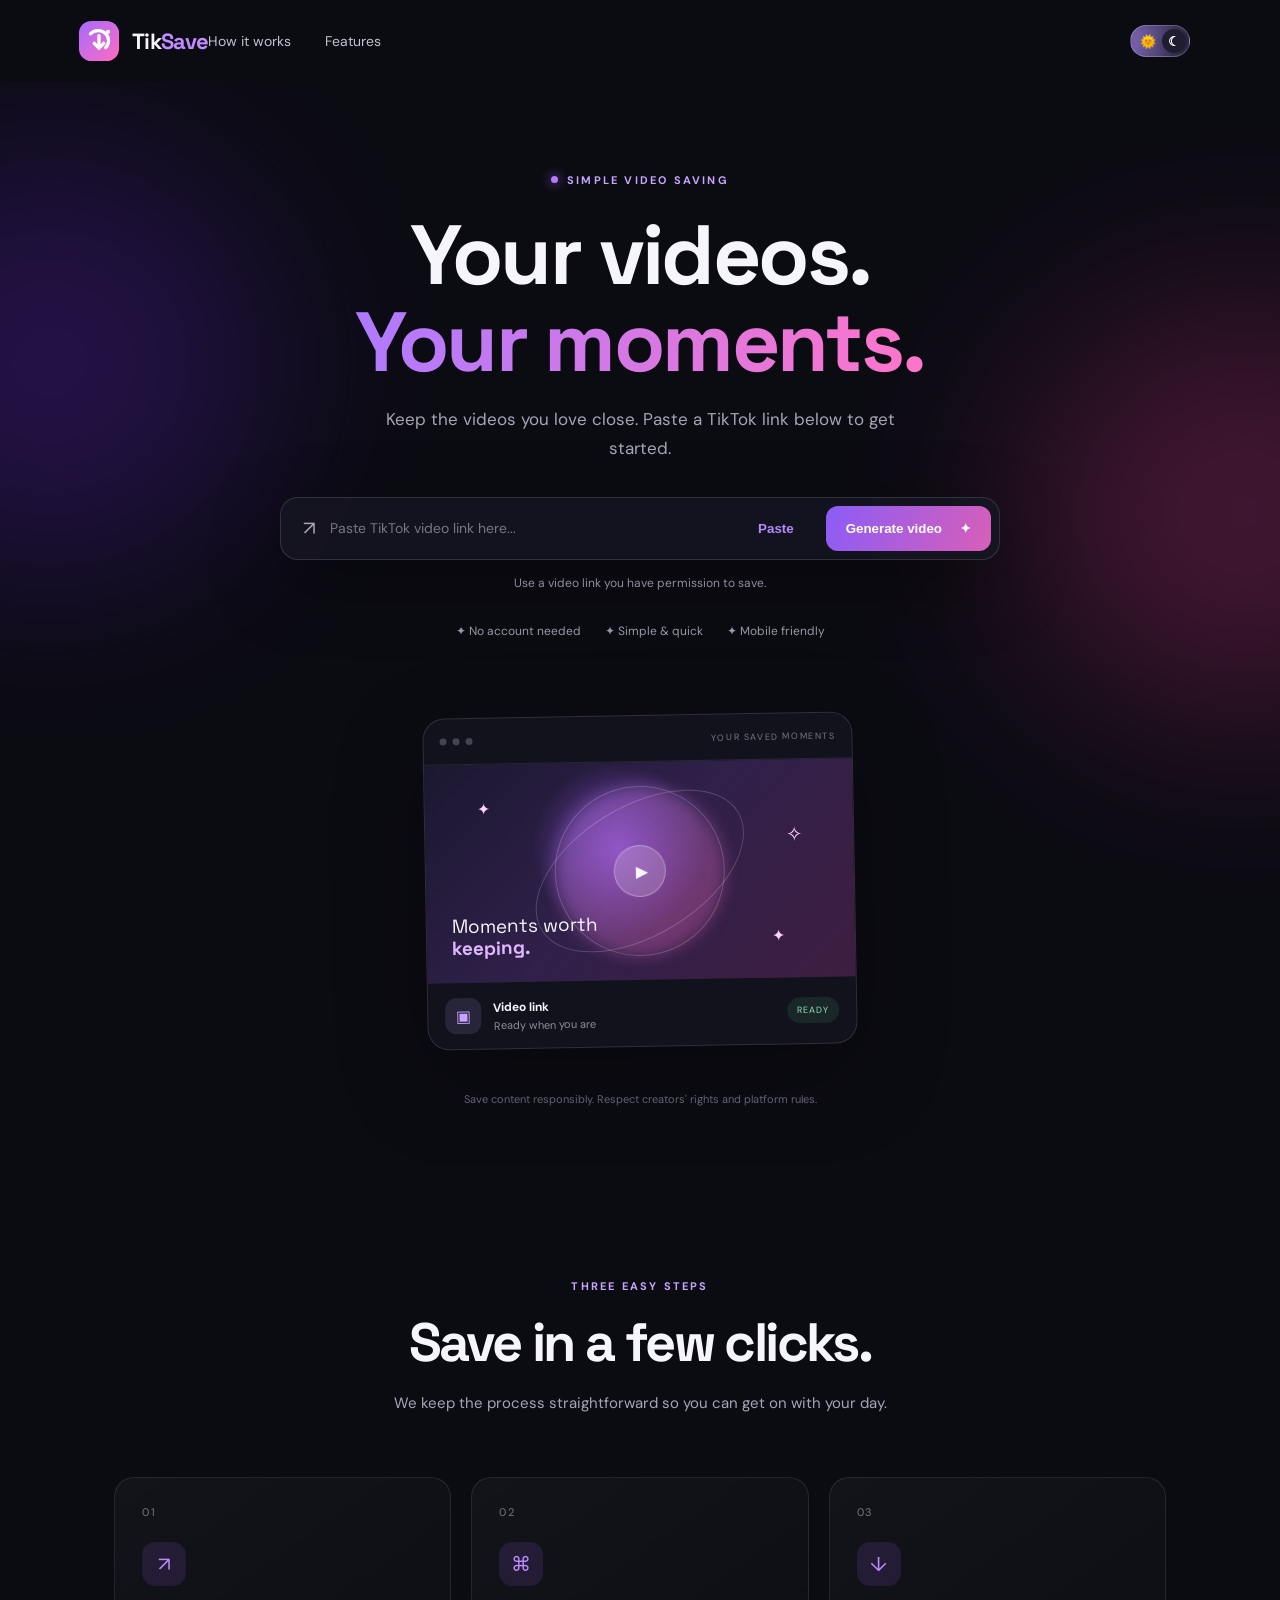
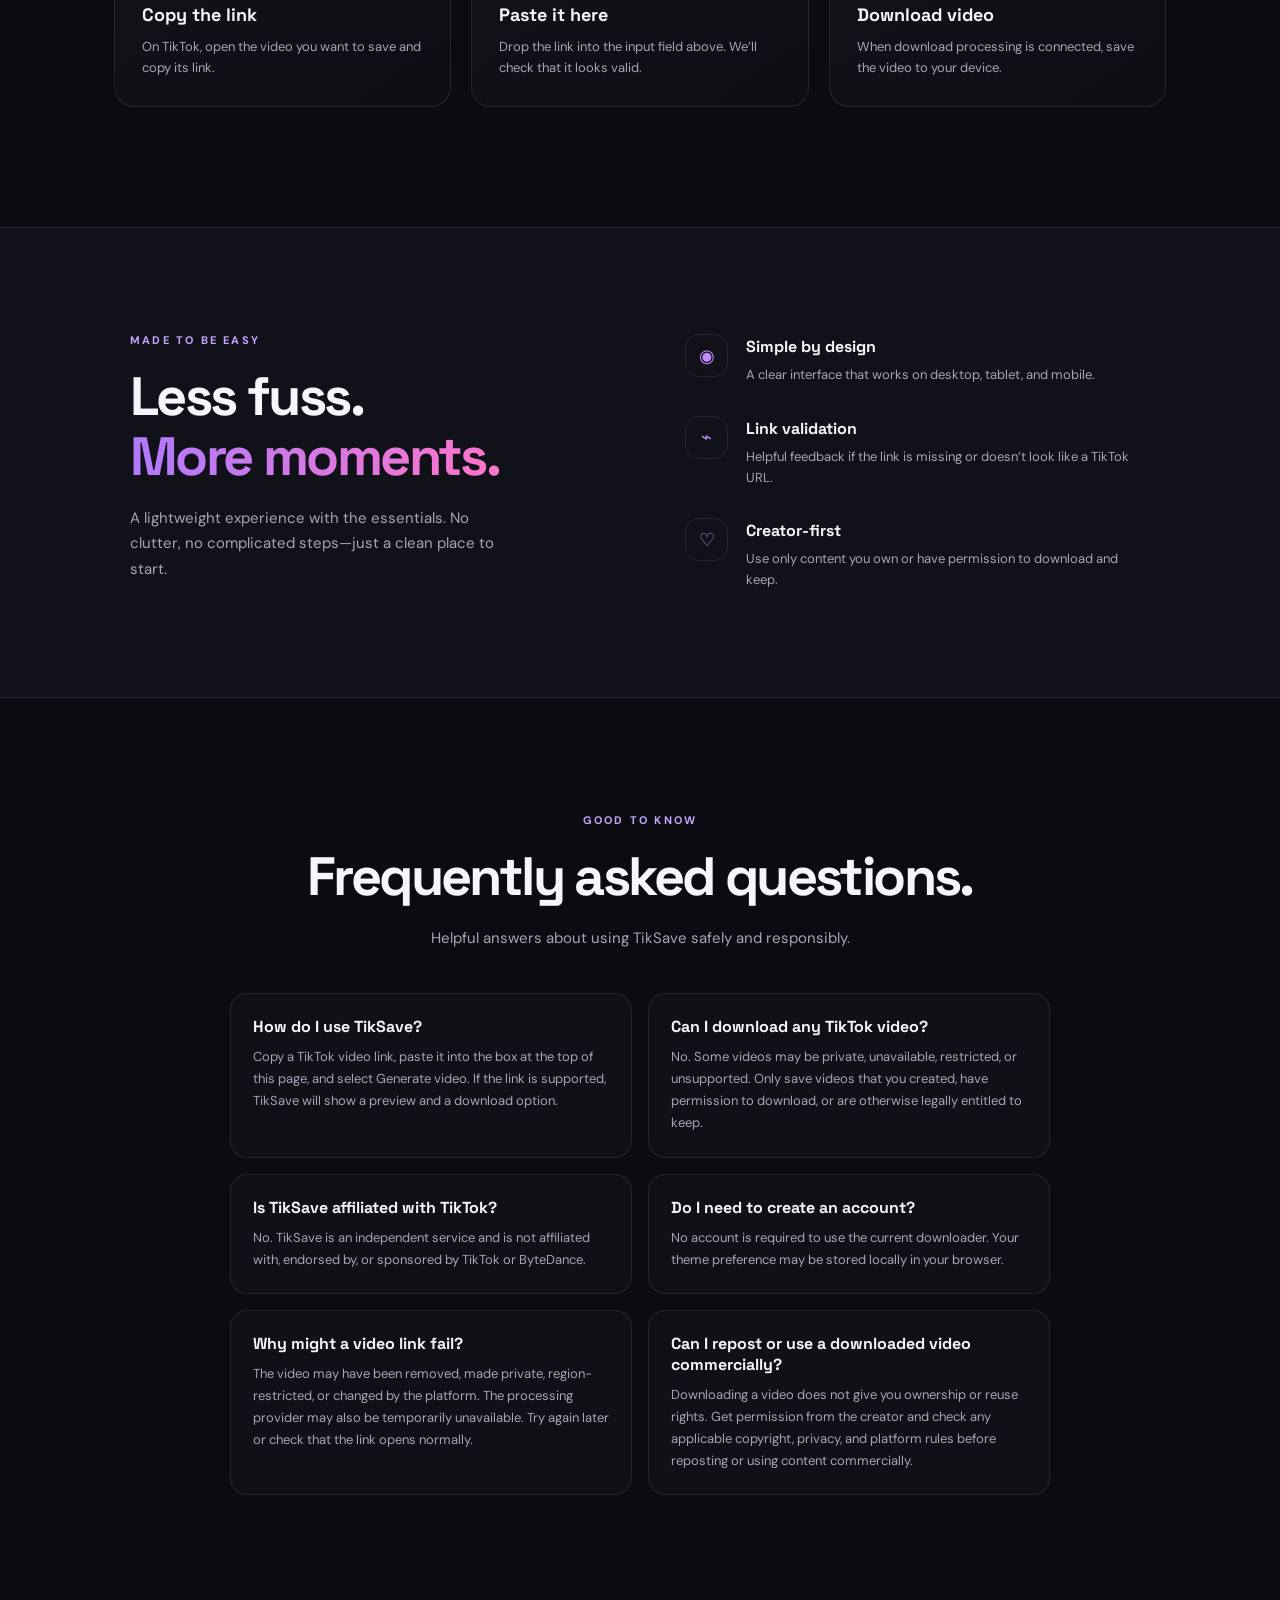
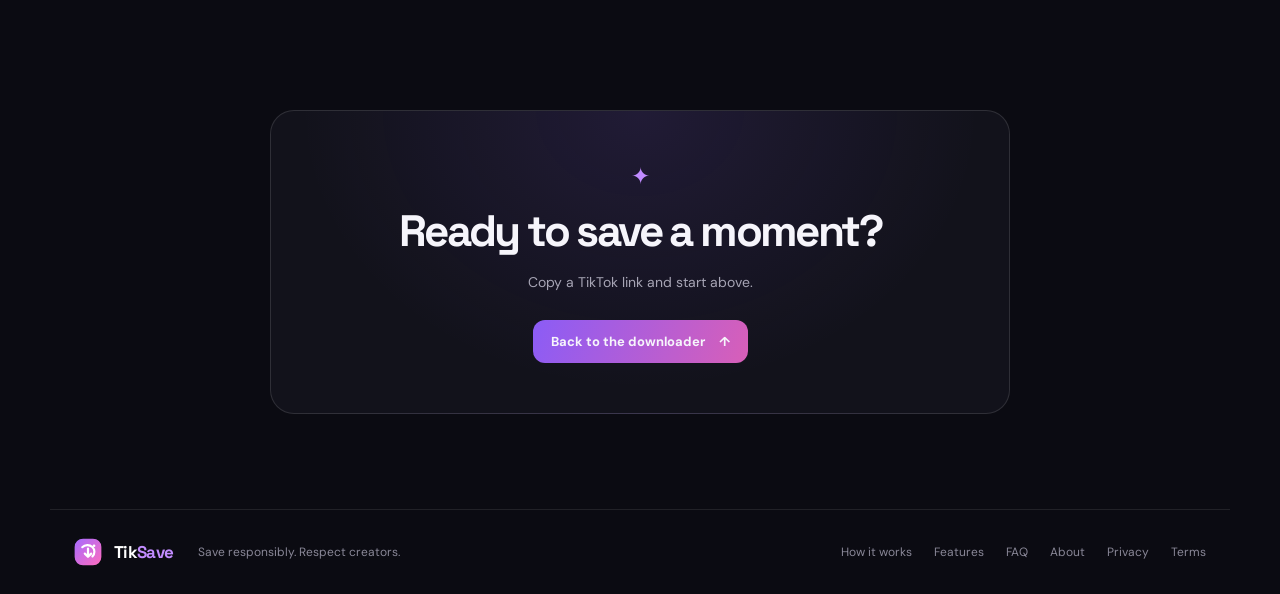
<file: index.html>
<!doctype html>
<html lang="en">
<head>
  <meta charset="utf-8">
  <meta name="viewport" content="width=device-width, initial-scale=1">
  <meta name="description" content="TikSave helps you save TikTok videos you have permission to download.">
  <title>TikSave — Save videos simply</title>
  <link rel="preconnect" href="https://fonts.googleapis.com">
  <link rel="preconnect" href="https://fonts.gstatic.com" crossorigin>
  <link href="https://fonts.googleapis.com/css2?family=DM+Sans:wght@400;500;600;700&family=Space+Grotesk:wght@500;600;700&display=swap" rel="stylesheet">
  <link rel="stylesheet" href="styles.css">
</head>
<body>
  <header class="topbar">
    <a class="brand" href="#" aria-label="TikSave home"><svg class="brand-mark" viewBox="0 0 44 44" aria-hidden="true"><defs><linearGradient id="tiksave-logo-gradient" x1="0" y1="0" x2="1" y2="1"><stop offset="0%" stop-color="#a66bff"/><stop offset="100%" stop-color="#ff6cbe"/></linearGradient></defs><rect x="1" y="1" width="42" height="42" rx="13" fill="url(#tiksave-logo-gradient)"/><path d="M13 14.5c4.1-4.3 11.4-4.5 15.8-.4 4.3 4 4.3 10.8.2 14.8-4 4" fill="none" stroke="white" stroke-width="3.4" stroke-linecap="round"/><path d="M22 16.5v13m-5-5 5 5 5-5" fill="none" stroke="white" stroke-width="3.5" stroke-linecap="round" stroke-linejoin="round"/><circle cx="31.5" cy="12.2" r="2.1" fill="white"/></svg><span>Tik<span class="brand-accent">Save</span></span></a>
    <nav class="nav" aria-label="Main navigation">
      <a href="#how">How it works</a><a href="#features">Features</a>
      
    </nav>
    <button class="theme-toggle" id="theme-toggle" type="button" aria-label="Switch to light theme" title="Toggle dark/light theme"><span class="switch-sun" aria-hidden="true">🌞</span><span class="switch-moon" aria-hidden="true">☾</span><span class="switch-knob" aria-hidden="true"></span></button>
  </header>

  <main>
    <section class="hero" id="download">
      <div class="hero-glow glow-one"></div><div class="hero-glow glow-two"></div>
      <div class="hero-content">
        <div class="eyebrow"><span class="pulse"></span> SIMPLE VIDEO SAVING</div>
        <h1>Your videos.<br><span class="gradient-text">Your moments.</span></h1>
        <p class="hero-copy">Keep the videos you love close. Paste a TikTok link below to get started.</p>
        <form class="download-form" id="link-form">
          <label class="sr-only" for="video-url">TikTok video link</label>
          <div class="input-wrap"><span class="link-icon" aria-hidden="true">↗</span><input id="video-url" type="url" placeholder="Paste TikTok video link here..." autocomplete="url"><button type="button" class="paste-btn" id="paste-btn">Paste</button></div>
          <button type="submit" class="download-btn"><span>Generate video</span><span aria-hidden="true">✦</span></button>
        </form>
        <div class="video-preview" id="video-preview" hidden aria-live="polite">
          <div class="preview-thumb-wrap"><img id="preview-thumb" alt="TikTok video preview"><span class="preview-play" aria-hidden="true">▶</span></div>
          <div class="preview-details"><div class="preview-label">VIDEO PREVIEW</div><h2 id="preview-title">TikTok video</h2><p>Preview this video before downloading.</p><button type="button" class="preview-download-btn" id="preview-download-btn">Download this video <span aria-hidden="true">↓</span></button></div>
        </div>
        <p class="form-note" id="status" aria-live="polite">Use a video link you have permission to save.</p>
        <div class="trust-row"><span>✦ No account needed</span><span>✦ Simple & quick</span><span>✦ Mobile friendly</span></div>
      </div>
      <div class="visual-card" aria-hidden="true">
        <div class="card-top"><span class="tiny-dot"></span><span class="tiny-dot"></span><span class="tiny-dot"></span><span class="card-label">YOUR SAVED MOMENTS</span></div>
        <div class="video-art"><div class="art-orbit orbit-a"></div><div class="art-orbit orbit-b"></div><div class="play-circle">▶</div><div class="art-star star-a">✦</div><div class="art-star star-b">✧</div><div class="art-star star-c">✦</div><div class="art-caption">Moments worth<br><b>keeping.</b></div></div>
        <div class="card-bottom"><div class="file-icon">▣</div><div><strong>Video link</strong><small>Ready when you are</small></div><div class="ready-pill">READY</div></div>
      </div>
      <div class="hero-footnote">Save content responsibly. Respect creators' rights and platform rules.</div>
    </section>

    <section class="how-section" id="how">
      <div class="section-heading"><div class="eyebrow">THREE EASY STEPS</div><h2>Save in a few clicks.</h2><p>We keep the process straightforward so you can get on with your day.</p></div>
      <div class="steps"><article class="step"><div class="step-number">01</div><div class="step-icon">↗</div><h3>Copy the link</h3><p>On TikTok, open the video you want to save and copy its link.</p></article><article class="step"><div class="step-number">02</div><div class="step-icon">⌘</div><h3>Paste it here</h3><p>Drop the link into the input field above. We’ll check that it looks valid.</p></article><article class="step"><div class="step-number">03</div><div class="step-icon">↓</div><h3>Download video</h3><p>When download processing is connected, save the video to your device.</p></article></div>
    </section>

    <section class="features-section" id="features"><div class="features-inner"><div class="features-copy"><div class="eyebrow">MADE TO BE EASY</div><h2>Less fuss.<br><span class="gradient-text">More moments.</span></h2><p>A lightweight experience with the essentials. No clutter, no complicated steps—just a clean place to start.</p></div><div class="feature-list"><article><div class="feature-icon">◉</div><div><h3>Simple by design</h3><p>A clear interface that works on desktop, tablet, and mobile.</p></div></article><article><div class="feature-icon">⌁</div><div><h3>Link validation</h3><p>Helpful feedback if the link is missing or doesn’t look like a TikTok URL.</p></div></article><article><div class="feature-icon">♡</div><div><h3>Creator-first</h3><p>Use only content you own or have permission to download and keep.</p></div></article></div></div></section>
    <section class="how-section faq-section" id="faq">
      <div class="section-heading"><div class="eyebrow">GOOD TO KNOW</div><h2>Frequently asked questions.</h2><p>Helpful answers about using TikSave safely and responsibly.</p></div>
      <div class="faq-list">
        <article class="faq-item"><h3>How do I use TikSave?</h3><p>Copy a TikTok video link, paste it into the box at the top of this page, and select Generate video. If the link is supported, TikSave will show a preview and a download option.</p></article>
        <article class="faq-item"><h3>Can I download any TikTok video?</h3><p>No. Some videos may be private, unavailable, restricted, or unsupported. Only save videos that you created, have permission to download, or are otherwise legally entitled to keep.</p></article>
        <article class="faq-item"><h3>Is TikSave affiliated with TikTok?</h3><p>No. TikSave is an independent service and is not affiliated with, endorsed by, or sponsored by TikTok or ByteDance.</p></article>
        <article class="faq-item"><h3>Do I need to create an account?</h3><p>No account is required to use the current downloader. Your theme preference may be stored locally in your browser.</p></article>
        <article class="faq-item"><h3>Why might a video link fail?</h3><p>The video may have been removed, made private, region-restricted, or changed by the platform. The processing provider may also be temporarily unavailable. Try again later or check that the link opens normally.</p></article>
        <article class="faq-item"><h3>Can I repost or use a downloaded video commercially?</h3><p>Downloading a video does not give you ownership or reuse rights. Get permission from the creator and check any applicable copyright, privacy, and platform rules before reposting or using content commercially.</p></article>
      </div>
    </section>
    <section class="closing"><div class="closing-box"><div class="closing-spark">✦</div><h2>Ready to save a moment?</h2><p>Copy a TikTok link and start above.</p><a href="#download" class="closing-btn">Back to the downloader <span>↑</span></a></div></section>
  </main>
  <footer><a class="brand footer-brand" href="#"><svg class="brand-mark" viewBox="0 0 44 44" aria-hidden="true"><defs><linearGradient id="tiksave-logo-gradient" x1="0" y1="0" x2="1" y2="1"><stop offset="0%" stop-color="#a66bff"/><stop offset="100%" stop-color="#ff6cbe"/></linearGradient></defs><rect x="1" y="1" width="42" height="42" rx="13" fill="url(#tiksave-logo-gradient)"/><path d="M13 14.5c4.1-4.3 11.4-4.5 15.8-.4 4.3 4 4.3 10.8.2 14.8-4 4" fill="none" stroke="white" stroke-width="3.4" stroke-linecap="round"/><path d="M22 16.5v13m-5-5 5 5 5-5" fill="none" stroke="white" stroke-width="3.5" stroke-linecap="round" stroke-linejoin="round"/><circle cx="31.5" cy="12.2" r="2.1" fill="white"/></svg><span>Tik<span class="brand-accent">Save</span></span></a><span>Save responsibly. Respect creators.</span><div class="footer-links"><a href="#how">How it works</a><a href="#features">Features</a><a href="#faq">FAQ</a><a href="/about.html">About</a><a href="/privacy.html">Privacy</a><a href="/terms.html">Terms</a></div></footer>
  <script src="script.js"></script>
</body>
</html>
</file>
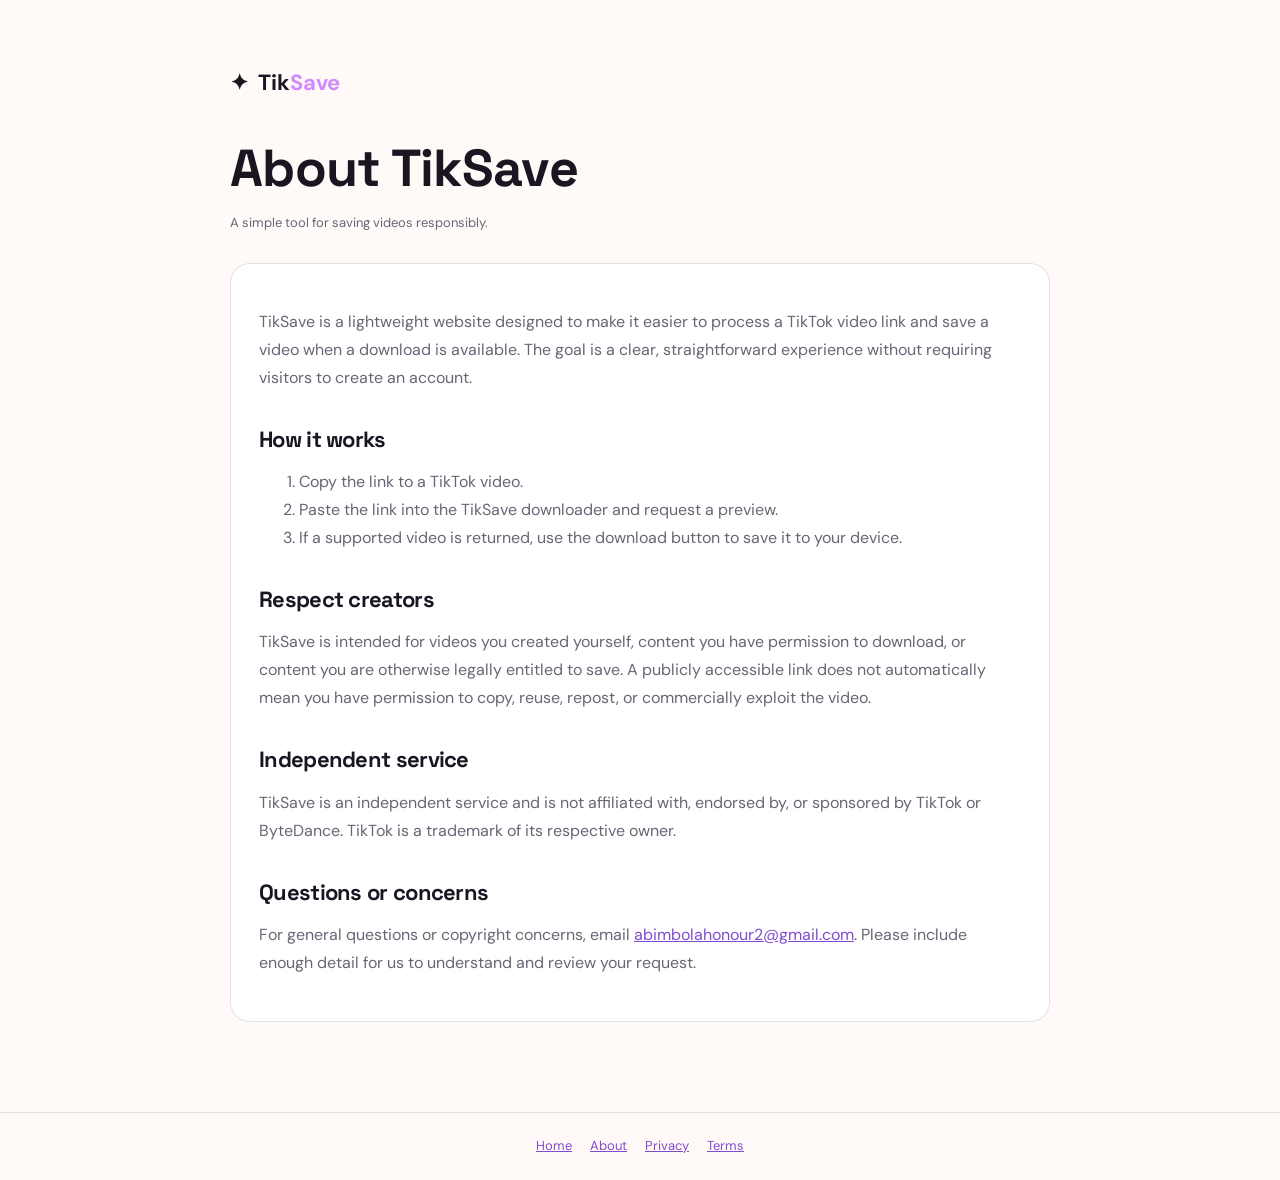
<file: about.html>
<!doctype html>
<html lang="en"><head><meta charset="utf-8"><meta name="viewport" content="width=device-width,initial-scale=1"><meta name="description" content="Learn what TikSave does, how it works, and our commitment to responsible video saving."><title>About TikSave | TikSave</title><link rel="preconnect" href="https://fonts.googleapis.com"><link rel="preconnect" href="https://fonts.gstatic.com" crossorigin><link href="https://fonts.googleapis.com/css2?family=DM+Sans:wght@400;500;600;700&family=Space+Grotesk:wght@500;600;700&display=swap" rel="stylesheet"><style>
:root{color-scheme:light dark;--bg:#10101a;--panel:#191827;--text:#f7f5fc;--muted:#b0adbd;--accent:#bd8aff;--border:rgba(255,255,255,.12)}
*{box-sizing:border-box}body{margin:0;background:var(--bg);color:var(--text);font:16px/1.75 'DM Sans',Arial,sans-serif}
main{width:min(820px,calc(100% - 40px));margin:64px auto 90px}a{color:var(--accent)}.brand{display:inline-flex;align-items:center;gap:10px;text-decoration:none;color:var(--text);font-weight:700;font-size:22px}.brand span span{color:#d18bff}
h1,h2{font-family:'Space Grotesk',Arial,sans-serif;line-height:1.2;letter-spacing:-.7px}h1{font-size:clamp(36px,6vw,52px);margin:34px 0 10px}h2{font-size:22px;margin:34px 0 8px}p,li{color:var(--muted)}.updated{font-size:13px;color:var(--muted)}.panel{margin-top:28px;padding:28px;border:1px solid var(--border);border-radius:20px;background:var(--panel)}footer{border-top:1px solid var(--border);padding:22px 20px;text-align:center;color:var(--muted);font-size:13px}footer a{margin:0 9px}
@media(prefers-color-scheme:light){:root{color-scheme:light;--bg:#fffaf8;--panel:#fff;--text:#191622;--muted:#696575;--accent:#814bd0;--border:rgba(40,30,60,.13)}}
</style></head><body><main><a class="brand" href="/"><span>✦</span><span>Tik<span>Save</span></span></a>
<h1>About TikSave</h1><p class="updated">A simple tool for saving videos responsibly.</p><div class="panel">
<p>TikSave is a lightweight website designed to make it easier to process a TikTok video link and save a video when a download is available. The goal is a clear, straightforward experience without requiring visitors to create an account.</p>
<h2>How it works</h2><ol><li>Copy the link to a TikTok video.</li><li>Paste the link into the TikSave downloader and request a preview.</li><li>If a supported video is returned, use the download button to save it to your device.</li></ol>
<h2>Respect creators</h2><p>TikSave is intended for videos you created yourself, content you have permission to download, or content you are otherwise legally entitled to save. A publicly accessible link does not automatically mean you have permission to copy, reuse, repost, or commercially exploit the video.</p>
<h2>Independent service</h2><p>TikSave is an independent service and is not affiliated with, endorsed by, or sponsored by TikTok or ByteDance. TikTok is a trademark of its respective owner.</p>
<h2>Questions or concerns</h2><p>For general questions or copyright concerns, email <a href="mailto:abimbolahonour2@gmail.com">abimbolahonour2@gmail.com</a>. Please include enough detail for us to understand and review your request.</p></div></main><footer><a href="/">Home</a><a href="/about.html">About</a><a href="/privacy.html">Privacy</a><a href="/terms.html">Terms</a></footer></body></html>
</file>
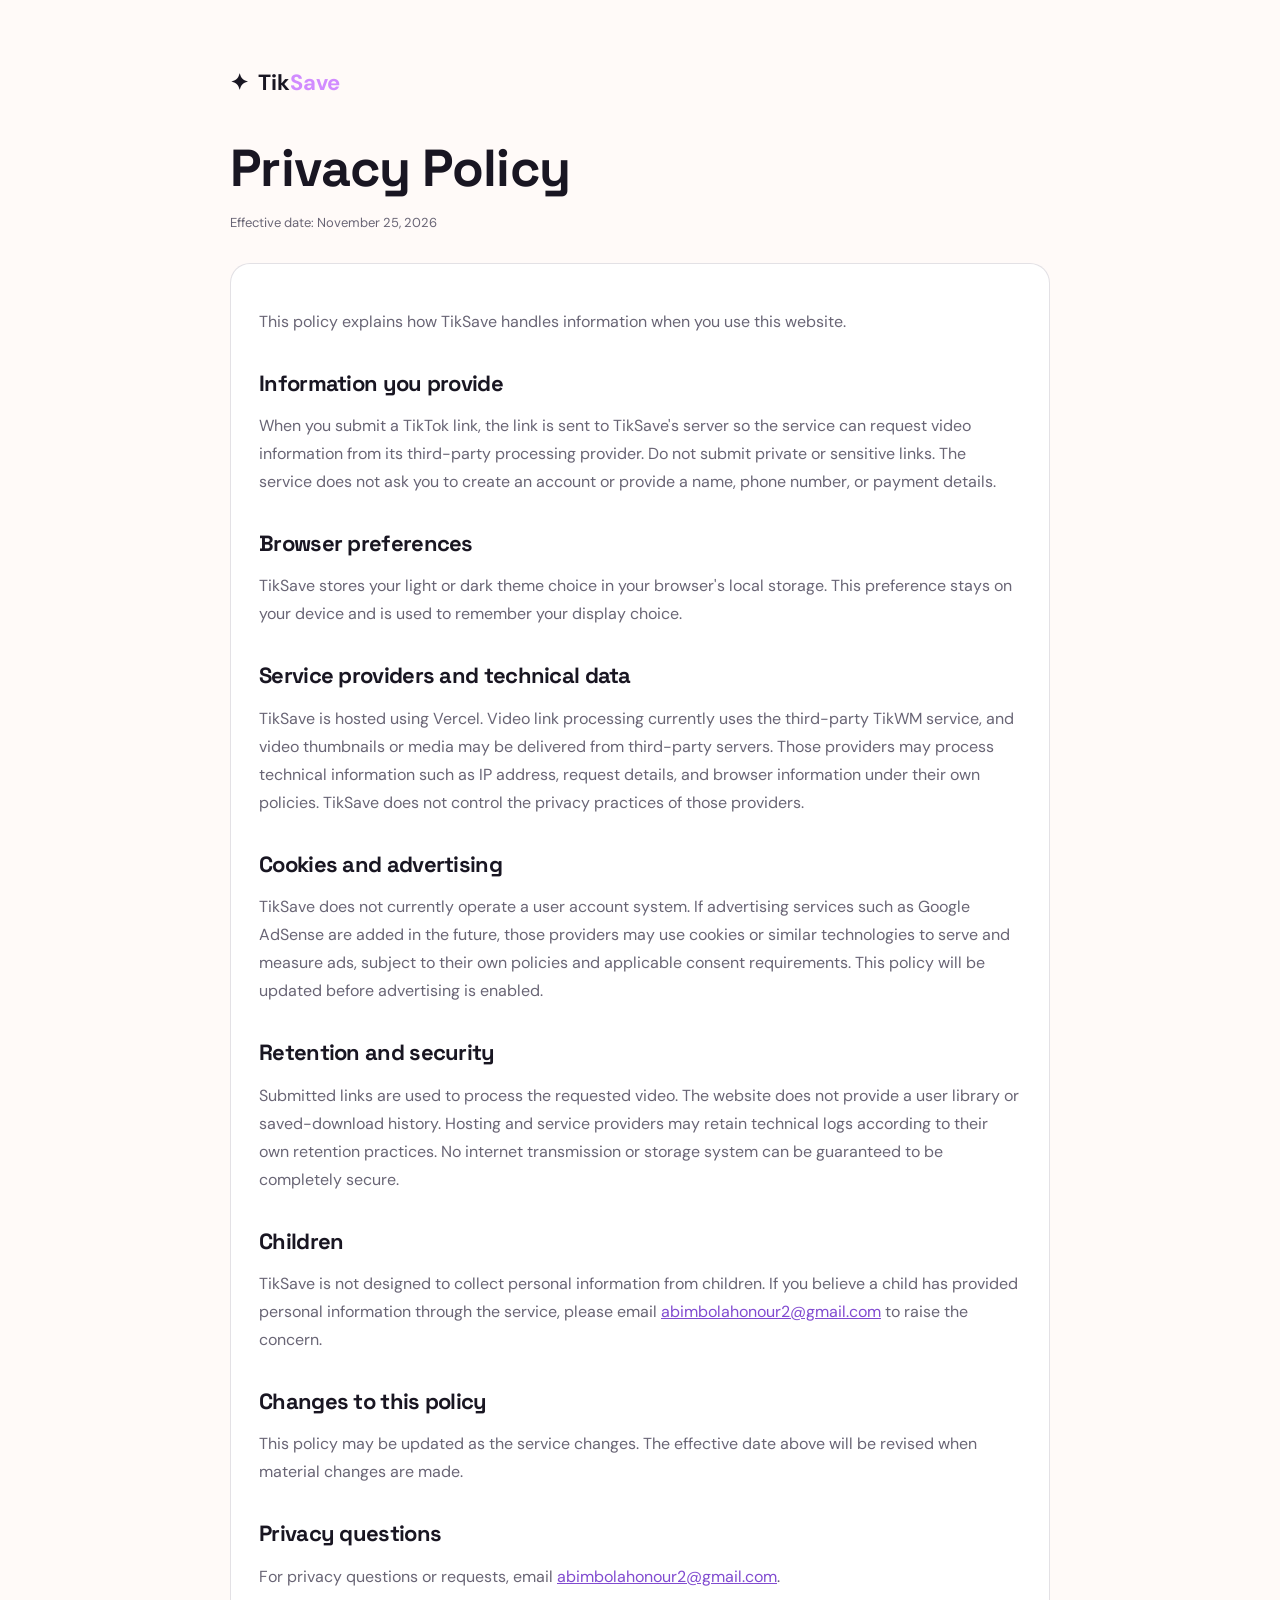
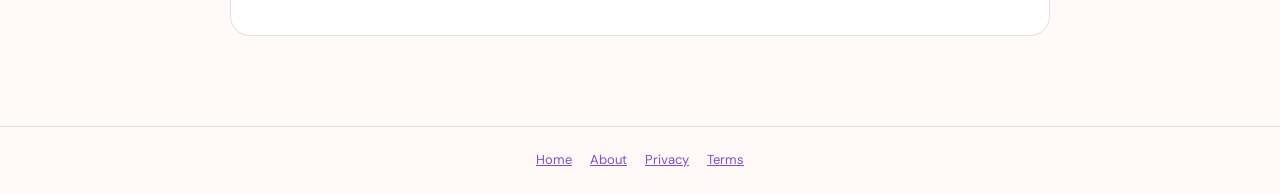
<file: privacy.html>
<!doctype html>
<html lang="en"><head><meta charset="utf-8"><meta name="viewport" content="width=device-width,initial-scale=1"><meta name="description" content="Read how TikSave handles submitted video links, browser preferences, and third-party services."><title>Privacy Policy | TikSave</title><link rel="preconnect" href="https://fonts.googleapis.com"><link rel="preconnect" href="https://fonts.gstatic.com" crossorigin><link href="https://fonts.googleapis.com/css2?family=DM+Sans:wght@400;500;600;700&family=Space+Grotesk:wght@500;600;700&display=swap" rel="stylesheet"><style>
:root{color-scheme:light dark;--bg:#10101a;--panel:#191827;--text:#f7f5fc;--muted:#b0adbd;--accent:#bd8aff;--border:rgba(255,255,255,.12)}
*{box-sizing:border-box}body{margin:0;background:var(--bg);color:var(--text);font:16px/1.75 'DM Sans',Arial,sans-serif}
main{width:min(820px,calc(100% - 40px));margin:64px auto 90px}a{color:var(--accent)}.brand{display:inline-flex;align-items:center;gap:10px;text-decoration:none;color:var(--text);font-weight:700;font-size:22px}.brand span span{color:#d18bff}
h1,h2{font-family:'Space Grotesk',Arial,sans-serif;line-height:1.2;letter-spacing:-.7px}h1{font-size:clamp(36px,6vw,52px);margin:34px 0 10px}h2{font-size:22px;margin:34px 0 8px}p,li{color:var(--muted)}.updated{font-size:13px;color:var(--muted)}.panel{margin-top:28px;padding:28px;border:1px solid var(--border);border-radius:20px;background:var(--panel)}footer{border-top:1px solid var(--border);padding:22px 20px;text-align:center;color:var(--muted);font-size:13px}footer a{margin:0 9px}
@media(prefers-color-scheme:light){:root{color-scheme:light;--bg:#fffaf8;--panel:#fff;--text:#191622;--muted:#696575;--accent:#814bd0;--border:rgba(40,30,60,.13)}}
</style></head><body><main><a class="brand" href="/"><span>✦</span><span>Tik<span>Save</span></span></a>
<h1>Privacy Policy</h1><p class="updated">Effective date: November 25, 2026</p><div class="panel">
<p>This policy explains how TikSave handles information when you use this website.</p>
<h2>Information you provide</h2><p>When you submit a TikTok link, the link is sent to TikSave's server so the service can request video information from its third-party processing provider. Do not submit private or sensitive links. The service does not ask you to create an account or provide a name, phone number, or payment details.</p>
<h2>Browser preferences</h2><p>TikSave stores your light or dark theme choice in your browser's local storage. This preference stays on your device and is used to remember your display choice.</p>
<h2>Service providers and technical data</h2><p>TikSave is hosted using Vercel. Video link processing currently uses the third-party TikWM service, and video thumbnails or media may be delivered from third-party servers. Those providers may process technical information such as IP address, request details, and browser information under their own policies. TikSave does not control the privacy practices of those providers.</p>
<h2>Cookies and advertising</h2><p>TikSave does not currently operate a user account system. If advertising services such as Google AdSense are added in the future, those providers may use cookies or similar technologies to serve and measure ads, subject to their own policies and applicable consent requirements. This policy will be updated before advertising is enabled.</p>
<h2>Retention and security</h2><p>Submitted links are used to process the requested video. The website does not provide a user library or saved-download history. Hosting and service providers may retain technical logs according to their own retention practices. No internet transmission or storage system can be guaranteed to be completely secure.</p>
<h2>Children</h2><p>TikSave is not designed to collect personal information from children. If you believe a child has provided personal information through the service, please email <a href="mailto:abimbolahonour2@gmail.com">abimbolahonour2@gmail.com</a> to raise the concern.</p>
<h2>Changes to this policy</h2><p>This policy may be updated as the service changes. The effective date above will be revised when material changes are made.</p>
<h2>Privacy questions</h2><p>For privacy questions or requests, email <a href="mailto:abimbolahonour2@gmail.com">abimbolahonour2@gmail.com</a>.</p></div></main><footer><a href="/">Home</a><a href="/about.html">About</a><a href="/privacy.html">Privacy</a><a href="/terms.html">Terms</a></footer></body></html>
</file>
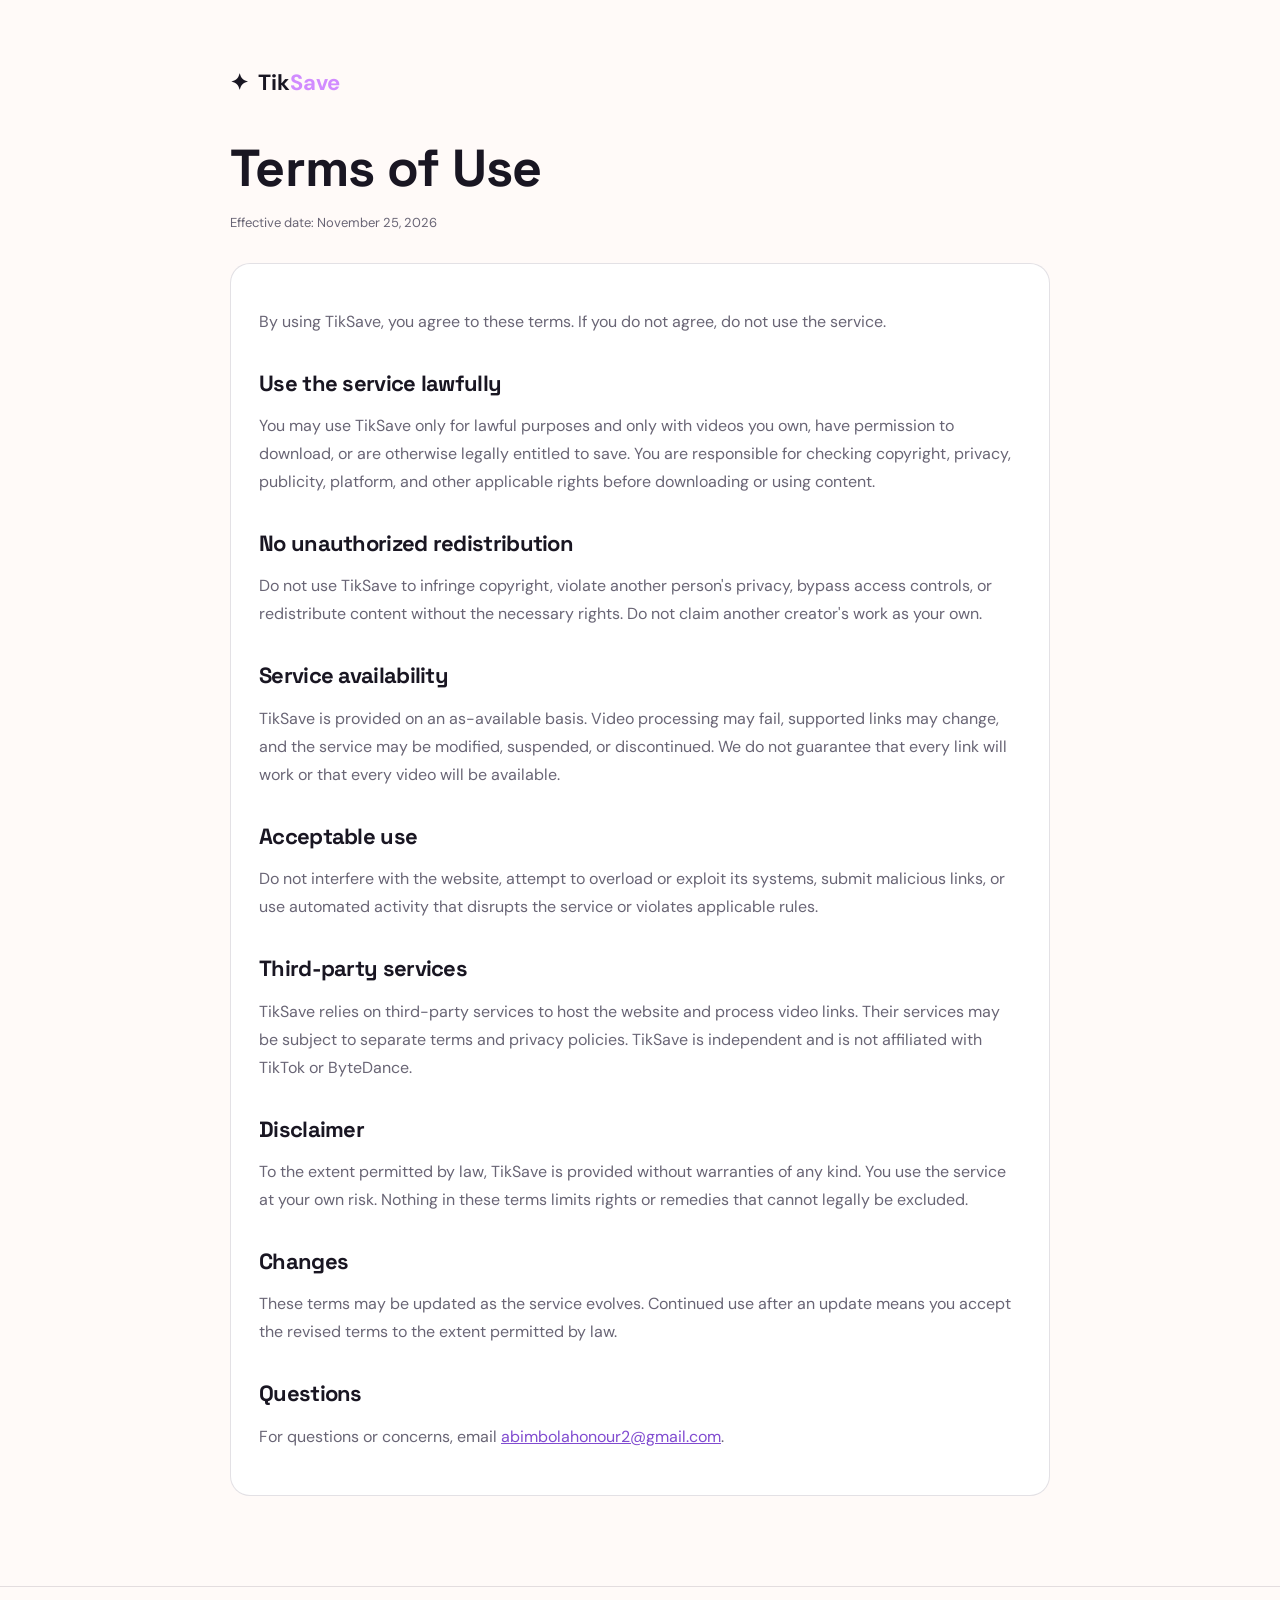
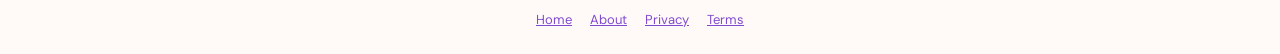
<file: terms.html>
<!doctype html>
<html lang="en"><head><meta charset="utf-8"><meta name="viewport" content="width=device-width,initial-scale=1"><meta name="description" content="Read the rules for using TikSave and your responsibilities when saving online videos."><title>Terms of Use | TikSave</title><link rel="preconnect" href="https://fonts.googleapis.com"><link rel="preconnect" href="https://fonts.gstatic.com" crossorigin><link href="https://fonts.googleapis.com/css2?family=DM+Sans:wght@400;500;600;700&family=Space+Grotesk:wght@500;600;700&display=swap" rel="stylesheet"><style>
:root{color-scheme:light dark;--bg:#10101a;--panel:#191827;--text:#f7f5fc;--muted:#b0adbd;--accent:#bd8aff;--border:rgba(255,255,255,.12)}
*{box-sizing:border-box}body{margin:0;background:var(--bg);color:var(--text);font:16px/1.75 'DM Sans',Arial,sans-serif}
main{width:min(820px,calc(100% - 40px));margin:64px auto 90px}a{color:var(--accent)}.brand{display:inline-flex;align-items:center;gap:10px;text-decoration:none;color:var(--text);font-weight:700;font-size:22px}.brand span span{color:#d18bff}
h1,h2{font-family:'Space Grotesk',Arial,sans-serif;line-height:1.2;letter-spacing:-.7px}h1{font-size:clamp(36px,6vw,52px);margin:34px 0 10px}h2{font-size:22px;margin:34px 0 8px}p,li{color:var(--muted)}.updated{font-size:13px;color:var(--muted)}.panel{margin-top:28px;padding:28px;border:1px solid var(--border);border-radius:20px;background:var(--panel)}footer{border-top:1px solid var(--border);padding:22px 20px;text-align:center;color:var(--muted);font-size:13px}footer a{margin:0 9px}
@media(prefers-color-scheme:light){:root{color-scheme:light;--bg:#fffaf8;--panel:#fff;--text:#191622;--muted:#696575;--accent:#814bd0;--border:rgba(40,30,60,.13)}}
</style></head><body><main><a class="brand" href="/"><span>✦</span><span>Tik<span>Save</span></span></a>
<h1>Terms of Use</h1><p class="updated">Effective date: November 25, 2026</p><div class="panel">
<p>By using TikSave, you agree to these terms. If you do not agree, do not use the service.</p>
<h2>Use the service lawfully</h2><p>You may use TikSave only for lawful purposes and only with videos you own, have permission to download, or are otherwise legally entitled to save. You are responsible for checking copyright, privacy, publicity, platform, and other applicable rights before downloading or using content.</p>
<h2>No unauthorized redistribution</h2><p>Do not use TikSave to infringe copyright, violate another person's privacy, bypass access controls, or redistribute content without the necessary rights. Do not claim another creator's work as your own.</p>
<h2>Service availability</h2><p>TikSave is provided on an as-available basis. Video processing may fail, supported links may change, and the service may be modified, suspended, or discontinued. We do not guarantee that every link will work or that every video will be available.</p>
<h2>Acceptable use</h2><p>Do not interfere with the website, attempt to overload or exploit its systems, submit malicious links, or use automated activity that disrupts the service or violates applicable rules.</p>
<h2>Third-party services</h2><p>TikSave relies on third-party services to host the website and process video links. Their services may be subject to separate terms and privacy policies. TikSave is independent and is not affiliated with TikTok or ByteDance.</p>
<h2>Disclaimer</h2><p>To the extent permitted by law, TikSave is provided without warranties of any kind. You use the service at your own risk. Nothing in these terms limits rights or remedies that cannot legally be excluded.</p>
<h2>Changes</h2><p>These terms may be updated as the service evolves. Continued use after an update means you accept the revised terms to the extent permitted by law.</p>
<h2>Questions</h2><p>For questions or concerns, email <a href="mailto:abimbolahonour2@gmail.com">abimbolahonour2@gmail.com</a>.</p></div></main><footer><a href="/">Home</a><a href="/about.html">About</a><a href="/privacy.html">Privacy</a><a href="/terms.html">Terms</a></footer></body></html>
</file>
<file: styles.css>
:root{--bg:#0b0b12;--panel:#151521;--text:#f6f5fb;--muted:#a7a5b5;--purple:#a66bff;--pink:#ff6cbe;--border:rgba(255,255,255,.09)}*{box-sizing:border-box}html{scroll-behavior:smooth}body{margin:0;background:var(--bg);color:var(--text);font-family:'DM Sans',sans-serif;overflow-x:hidden}a{color:inherit;text-decoration:none}.topbar{height:82px;max-width:1180px;padding:0 28px;margin:auto;display:flex;align-items:center;justify-content:space-between}.brand{display:flex;align-items:center;gap:10px;font-family:'Space Grotesk',sans-serif;font-weight:700;font-size:22px;letter-spacing:-.7px}.brand-mark{width:34px;height:34px;border-radius:11px;background:linear-gradient(135deg,var(--purple),var(--pink));display:grid;place-items:center;font-size:22px;color:white}.brand-accent{color:#c28cff}.nav{display:flex;align-items:center;gap:34px;color:#c3c1ce;font-size:14px}.nav a:hover{color:white}.nav-cta{padding:11px 16px;border:1px solid var(--border);border-radius:12px;color:white}.menu-button{display:none;background:transparent;color:white;border:0;font-size:22px}.hero{min-height:720px;padding:85px 24px 58px;position:relative;display:flex;flex-direction:column;align-items:center;overflow:hidden}.hero-glow{position:absolute;filter:blur(95px);opacity:.22;pointer-events:none;border-radius:50%}.glow-one{width:440px;height:420px;background:#792aff;top:70px;left:-170px}.glow-two{width:450px;height:420px;background:#ff3c9f;top:220px;right:-190px}.hero-content{width:min(760px,100%);text-align:center;position:relative;z-index:1}.eyebrow{display:inline-flex;align-items:center;gap:9px;font-size:11px;letter-spacing:2.2px;color:#c7a5ff;font-weight:700}.pulse{width:7px;height:7px;border-radius:50%;background:#b37aff;box-shadow:0 0 12px #a66bff}.h1,h1,h2{font-family:'Space Grotesk',sans-serif;letter-spacing:-2.6px}h1{font-size:clamp(52px,8vw,84px);line-height:1.03;margin:24px 0 20px;font-weight:700}.gradient-text{background:linear-gradient(100deg,#ae7aff,#ff75c9);-webkit-background-clip:text;background-clip:text;color:transparent}.hero-copy{color:var(--muted);font-size:17px;line-height:1.7;max-width:540px;margin:0 auto 34px}.download-form{background:rgba(21,21,33,.92);border:1px solid rgba(255,255,255,.13);box-shadow:0 22px 70px rgba(0,0,0,.35);border-radius:18px;padding:8px;display:flex;gap:8px;max-width:720px;margin:auto}.input-wrap{display:flex;align-items:center;gap:12px;flex:1;min-width:0;padding:0 14px}.link-icon{color:#a7a5b5;font-size:20px}.input-wrap input{min-width:0;flex:1;background:transparent;border:0;outline:0;color:white;font:inherit;font-size:14px}.input-wrap input::placeholder{color:#777585}.paste-btn{border:0;background:transparent;color:#b58aff;font-weight:700;padding:10px;cursor:pointer}.download-btn{border:0;border-radius:12px;background:linear-gradient(110deg,#8b5cf6,#d85fb8);color:white;font-weight:700;padding:15px 20px;display:flex;align-items:center;gap:18px;cursor:pointer;white-space:nowrap;transition:transform .2s,filter .2s}.download-btn:hover{transform:translateY(-1px);filter:brightness(1.1)}.form-note{font-size:12px;color:#8f8d9d;margin:15px 0 0;min-height:18px}.trust-row{display:flex;gap:24px;justify-content:center;color:#9997a7;font-size:12px;margin-top:30px}.visual-card{position:relative;margin-top:76px;width:min(430px,90vw);border:1px solid rgba(255,255,255,.12);border-radius:22px;background:rgba(20,20,31,.92);box-shadow:0 30px 90px rgba(0,0,0,.28);overflow:hidden;z-index:1;transform:rotate(-1deg)}.card-top{height:46px;border-bottom:1px solid var(--border);display:flex;align-items:center;gap:6px;padding:0 16px}.tiny-dot{width:7px;height:7px;border-radius:50%;background:#444351}.card-label{margin-left:auto;font-size:9px;letter-spacing:1.6px;color:#777687}.video-art{height:218px;position:relative;overflow:hidden;background:radial-gradient(circle at 45% 40%,#7445b9 0,transparent 32%),linear-gradient(135deg,#1b1830,#30204a 48%,#3e1e40)}.video-art:before{content:'';position:absolute;width:170px;height:170px;border-radius:50%;background:linear-gradient(135deg,#bc84ff,#e85da9);left:50%;top:50%;transform:translate(-50%,-50%);opacity:.35;filter:blur(8px)}.art-orbit{position:absolute;border:1px solid rgba(255,255,255,.18);border-radius:50%;left:50%;top:50%;transform:translate(-50%,-50%)}.orbit-a{width:230px;height:130px;transform:translate(-50%,-50%) rotate(-30deg)}.orbit-b{width:170px;height:170px}.play-circle{position:absolute;left:50%;top:50%;transform:translate(-50%,-50%);width:52px;height:52px;border-radius:50%;background:rgba(255,255,255,.17);border:1px solid rgba(255,255,255,.3);display:grid;place-items:center;padding-left:3px;backdrop-filter:blur(10px)}.art-caption{position:absolute;left:25px;bottom:23px;font-family:'Space Grotesk';font-size:19px;line-height:1.15}.art-caption b{color:#e1b6ff}.art-star{position:absolute;color:#ffd4ff}.star-a{top:34px;left:52px}.star-b{right:50px;top:62px;font-size:20px}.star-c{right:70px;bottom:32px}.card-bottom{display:flex;align-items:center;gap:12px;padding:15px 17px}.file-icon{width:36px;height:36px;border-radius:11px;background:#28243a;display:grid;place-items:center;color:#c7a5ff}.card-bottom strong{display:block;font-size:12px}.card-bottom small{display:block;color:#8d8b9a;font-size:11px;margin-top:3px}.ready-pill{margin-left:auto;font-size:9px;letter-spacing:1px;color:#8fe0b5;background:rgba(100,220,150,.1);border-radius:20px;padding:7px 10px}.hero-footnote{margin-top:45px;color:#6d6b7b;font-size:11px;text-align:center}.how-section{padding:110px 24px 120px;max-width:1100px;margin:auto}.section-heading{text-align:center}.section-heading h2,.features-copy h2{font-size:clamp(36px,5vw,54px);line-height:1.12;margin:18px 0}.section-heading p,.features-copy>p{color:var(--muted);font-size:15px;line-height:1.7}.steps{display:grid;grid-template-columns:repeat(3,1fr);gap:20px;margin-top:60px}.step{position:relative;border:1px solid var(--border);border-radius:20px;background:linear-gradient(145deg,rgba(255,255,255,.035),rgba(255,255,255,.01));padding:27px;min-height:230px}.step-number{font-size:11px;letter-spacing:1.5px;color:#777586}.step-icon{width:44px;height:44px;margin:23px 0 17px;border-radius:13px;background:rgba(166,107,255,.12);color:#bc8bff;display:grid;place-items:center;font-size:20px}.step h3{font-family:'Space Grotesk';font-size:18px;margin:0 0 10px}.step p{font-size:13px;line-height:1.65;color:var(--muted);margin:0}.features-section{background:#11111a;border-top:1px solid var(--border);border-bottom:1px solid var(--border);padding:100px 24px}.features-inner{max-width:1020px;margin:auto;display:grid;grid-template-columns:1fr 1fr;gap:90px;align-items:center}.features-copy>p{max-width:380px}.feature-list{display:grid;gap:30px}.feature-list article{display:flex;gap:18px}.feature-icon{flex:0 0 43px;width:43px;height:43px;border:1px solid var(--border);border-radius:14px;display:grid;place-items:center;color:#c48cff;font-size:18px}.feature-list h3{font-family:'Space Grotesk';margin:2px 0 8px;font-size:16px}.feature-list p{margin:0;color:var(--muted);font-size:13px;line-height:1.6}.closing{padding:95px 24px}.closing-box{max-width:740px;margin:auto;border:1px solid rgba(255,255,255,.12);border-radius:24px;padding:50px 24px;text-align:center;background:radial-gradient(ellipse at top,rgba(139,92,246,.12),transparent 65%),#12121b}.closing-spark{color:#c08bff;font-size:23px}.closing-box h2{font-size:clamp(30px,5vw,44px);margin:12px 0}.closing-box p{color:var(--muted);font-size:14px}.closing-btn{display:inline-flex;gap:14px;align-items:center;margin-top:15px;padding:13px 18px;border-radius:12px;background:linear-gradient(110deg,#8b5cf6,#d85fb8);font-size:13px;font-weight:700}footer{max-width:1180px;margin:auto;padding:28px 24px;border-top:1px solid var(--border);display:flex;align-items:center;gap:25px;color:#898797;font-size:12px}.footer-brand{font-size:17px;color:white}.footer-brand .brand-mark{width:28px;height:28px;font-size:18px;border-radius:9px}.footer-links{margin-left:auto;display:flex;gap:22px}.footer-links a:hover{color:white}.sr-only{position:absolute;width:1px;height:1px;padding:0;margin:-1px;overflow:hidden;clip:rect(0,0,0,0);white-space:nowrap;border:0}@media(max-width:760px){.topbar{height:72px;padding:0 20px}.nav{gap:18px}.nav a:not(.nav-cta){display:none}.hero{padding-top:70px;min-height:unset}h1{letter-spacing:-1.8px}.hero-copy{font-size:15px}.download-form{flex-direction:column;padding:8px}.input-wrap{min-height:52px}.download-btn{justify-content:center}.trust-row{gap:12px;flex-wrap:wrap}.visual-card{margin-top:60px}.hero-footnote{max-width:350px;line-height:1.6}.how-section{padding:75px 20px}.steps{grid-template-columns:1fr;gap:13px;margin-top:38px}.step{min-height:unset;padding:22px}.step-icon{margin:16px 0 12px}.features-section{padding:75px 22px}.features-inner{grid-template-columns:1fr;gap:48px}.closing{padding:70px 20px}footer{flex-wrap:wrap;gap:15px}.footer-links{width:100%;margin:4px 0 0}.menu-button{display:block}.nav{gap:0}.nav-cta{padding:9px 12px}}
.video-preview{display:flex;align-items:center;gap:18px;text-align:left;width:min(720px,100%);margin:22px auto 0;padding:14px;border-radius:18px;background:rgba(21,21,33,.96);border:1px solid rgba(255,255,255,.13);box-shadow:0 22px 60px rgba(0,0,0,.25)}
.video-preview[hidden]{display:none}
.preview-thumb-wrap{width:128px;height:160px;flex:0 0 128px;border-radius:13px;overflow:hidden;position:relative;background:#211b31}
.preview-thumb-wrap img{width:100%;height:100%;object-fit:cover;display:block}
.preview-play{position:absolute;left:50%;top:50%;transform:translate(-50%,-50%);width:42px;height:42px;border-radius:50%;display:grid;place-items:center;padding-left:3px;background:rgba(10,10,16,.58);border:1px solid rgba(255,255,255,.45);backdrop-filter:blur(6px)}
.preview-details{min-width:0;flex:1}
.preview-label{font-size:10px;letter-spacing:1.7px;color:#c7a5ff;font-weight:700}
.preview-details h2{font-size:18px;letter-spacing:-.4px;line-height:1.35;margin:8px 0;overflow-wrap:anywhere}
.preview-details p{color:var(--muted);font-size:12px;margin:0 0 15px}
.preview-download-btn{border:0;border-radius:11px;background:linear-gradient(110deg,#8b5cf6,#d85fb8);color:white;font-weight:700;padding:12px 16px;display:inline-flex;align-items:center;gap:14px;cursor:pointer}
.preview-download-btn:disabled{opacity:.6;cursor:wait}
@media(max-width:480px){.video-preview{align-items:flex-start;gap:12px;padding:11px}.preview-thumb-wrap{width:100px;height:132px;flex-basis:100px}.preview-details h2{font-size:15px}.preview-download-btn{font-size:12px;padding:11px 12px}}

/* Theme toggle and light theme overrides */
.theme-toggle{width:38px;height:38px;border-radius:12px;border:1px solid var(--border);background:rgba(255,255,255,.05);color:var(--text);display:grid;place-items:center;font-size:20px;cursor:pointer;transition:transform .2s,background .2s;margin-left:auto;margin-right:12px}.theme-toggle:hover{transform:rotate(15deg);background:rgba(255,255,255,.1)}
:root[data-theme="light"]{--bg:#f7f8fc;--panel:#fff;--text:#191724;--muted:#696778;--border:rgba(28,24,40,.14)}
:root[data-theme="light"] body{background:var(--bg);color:var(--text)}
:root[data-theme="light"] .nav{color:#666476}
:root[data-theme="light"] .nav a:hover{color:#181724}
:root[data-theme="light"] .nav-cta{color:var(--text);border-color:var(--border)}
:root[data-theme="light"] .download-form{background:rgba(255,255,255,.96);border-color:var(--border);box-shadow:0 20px 60px rgba(50,30,80,.12)}
:root[data-theme="light"] .input-wrap input{color:var(--text)}
:root[data-theme="light"] .input-wrap input::placeholder{color:#8b8999}
:root[data-theme="light"] .paste-btn{color:#7b45d6}
:root[data-theme="light"] .form-note,:root[data-theme="light"] .trust-row{color:#747181}
:root[data-theme="light"] .visual-card{background:#fff;border-color:var(--border);box-shadow:0 30px 90px rgba(50,30,80,.13)}
:root[data-theme="light"] .card-label{color:#777485}
:root[data-theme="light"] .video-art{background:radial-gradient(circle at 45% 40%,#caa8ff 0,transparent 32%),linear-gradient(135deg,#e9e3f7,#d9c9f4 48%,#f0d8ee)}
:root[data-theme="light"] .art-caption{color:#272039}
:root[data-theme="light"] .card-bottom{color:var(--text)}
:root[data-theme="light"] .card-bottom small{color:#777485}
:root[data-theme="light"] .video-preview{background:#fff;border-color:var(--border);color:var(--text)}
:root[data-theme="light"] .preview-details p{color:#747181}
:root[data-theme="light"] .menu-button{color:var(--text)}
@media(max-width:700px){.theme-toggle{margin-left:auto;margin-right:8px}.nav.open{background:var(--panel);border-color:var(--border)}}

.brand-mark{width:42px;height:42px;border-radius:13px;background:none;display:block;flex:none;font-size:initial}.brand{gap:12px}
.theme-toggle{display:inline-flex;align-items:center;justify-content:center;gap:8px;padding:8px 13px;min-height:40px;border:1px solid rgba(166,107,255,.38);border-radius:999px;background:linear-gradient(135deg,rgba(166,107,255,.14),rgba(255,108,190,.12));color:var(--text);font-family:'DM Sans',sans-serif;font-weight:700;font-size:12px;cursor:pointer;transition:transform .18s,border-color .18s,box-shadow .18s;white-space:nowrap}.theme-toggle:hover{transform:translateY(-2px);border-color:rgba(255,108,190,.7);box-shadow:0 5px 24px rgba(166,107,255,.18)}.theme-symbol{font-size:17px;line-height:1}.theme-word{letter-spacing:.2px}.nav-cta{display:none!important}@media(max-width:760px){.theme-toggle{margin-left:auto;margin-right:10px;padding:8px 11px}.brand-mark{width:38px;height:38px}}

/* Sliding theme switch */
.theme-toggle{position:relative;width:68px;height:36px;min-height:36px;padding:0;margin-left:auto;margin-right:12px;border:1px solid rgba(166,107,255,.35);border-radius:999px;background:linear-gradient(100deg,#ffe9a6 0%,#d6b4ff 100%);display:block;overflow:hidden;box-shadow:inset 0 2px 5px rgba(0,0,0,.12);transition:background .3s,border-color .3s}
.theme-toggle:hover{transform:none;box-shadow:inset 0 2px 5px rgba(0,0,0,.12)}
.switch-sun,.switch-moon{position:absolute;top:50%;transform:translateY(-50%);font-size:15px;line-height:1;z-index:1;pointer-events:none}
.switch-sun{left:9px;color:#936200}.switch-moon{right:9px;color:#fff}
.switch-knob{position:absolute;top:3px;left:3px;width:28px;height:28px;border-radius:50%;background:#fff;box-shadow:0 2px 6px rgba(0,0,0,.2);transition:transform .28s cubic-bezier(.2,.8,.2,1),background .25s}
:root[data-theme="dark"] .theme-toggle{background:linear-gradient(100deg,#7d67b7,#29253c);border-color:rgba(255,255,255,.2)}
:root[data-theme="dark"] .switch-knob{transform:translateX(32px);background:#201d30}
:root[data-theme="light"] .theme-toggle{background:linear-gradient(100deg,#ffe9a6,#f5cf8e);border-color:rgba(160,115,20,.22)}
:root[data-theme="light"] .switch-knob{transform:translateX(0);background:#fff}
@media(max-width:760px){.theme-toggle{margin-left:auto;margin-right:8px}}

/* Slightly smaller theme slider, still easy to see */
.theme-toggle{width:60px;height:32px;min-height:32px;margin-right:12px}
.switch-knob{width:24px;height:24px;top:3px;left:3px}
:root[data-theme="dark"] .switch-knob{transform:translateX(28px)}
@media(max-width:760px){.theme-toggle{width:60px;height:32px;min-height:32px;margin-right:8px}}

/* Lavender Cloud light theme refinement */
:root[data-theme="light"]{--bg:#f6f3ff;--panel:#ffffff;--text:#282238;--muted:#777188;--border:#e7e0f2}
:root[data-theme="light"] body{background:var(--bg)}
:root[data-theme="light"] .hero-glow{opacity:.12;filter:blur(110px)}
:root[data-theme="light"] .glow-one{background:#b9a1ff}
:root[data-theme="light"] .glow-two{background:#ffc1e3}
:root[data-theme="light"] .how-section{background:transparent}
:root[data-theme="light"] .step{background:linear-gradient(145deg,#fff,#f9f6ff);border-color:#e8e1f3;box-shadow:0 12px 32px rgba(90,65,130,.055)}
:root[data-theme="light"] .step-number{color:#8b83a0}
:root[data-theme="light"] .step-icon{background:#eee7ff;color:#8855d8}
:root[data-theme="light"] .features-section{background:#efebfa;border-color:#e5def1}
:root[data-theme="light"] .feature-icon{border-color:#e4d9f3;background:#faf7ff;color:#8855d8}
:root[data-theme="light"] .feature-list h3{color:#292339}
:root[data-theme="light"] .feature-list p{color:#777188}
:root[data-theme="light"] .closing-box{background:radial-gradient(ellipse at top,rgba(139,92,246,.11),transparent 68%),#fff;border-color:#e7e0f2;box-shadow:0 18px 45px rgba(80,55,120,.08)}
:root[data-theme="light"] .closing-box h2{color:#282238}
:root[data-theme="light"] footer{border-color:#e7e0f2;color:#777188}
:root[data-theme="light"] .footer-brand{color:#282238}
:root[data-theme="light"] .brand-accent{color:#8e60d9}
:root[data-theme="light"] .hero-footnote{color:#8b849b}
:root[data-theme="light"] .eyebrow{color:#8e61d7}
:root[data-theme="light"] .form-note,:root[data-theme="light"] .trust-row{color:#777188}
:root[data-theme="light"] .download-form{box-shadow:0 18px 50px rgba(90,65,130,.08)}
:root[data-theme="light"] .visual-card{box-shadow:0 22px 60px rgba(90,65,130,.1)}
:root[data-theme="light"] .switch-sun{display:grid;place-items:center;left:8px;color:#a66bff}
.switch-sun-icon{width:15px;height:15px;display:block}

/* Screenshot-inspired soft scenic light mode: warm lavender glass */
:root[data-theme="light"] body{
 background:
  radial-gradient(ellipse at 8% 14%,rgba(221,204,255,.56),transparent 34%),
  radial-gradient(ellipse at 90% 22%,rgba(255,216,232,.62),transparent 32%),
  linear-gradient(180deg,#fffaf7 0%,#f5efff 52%,#eee7f8 100%);
 background-attachment:fixed;
}
:root[data-theme="light"] .hero-glow{opacity:.17;filter:blur(100px)}
:root[data-theme="light"] .hero-content{isolation:isolate}
:root[data-theme="light"] .download-form,
:root[data-theme="light"] .video-preview,
:root[data-theme="light"] .visual-card,
:root[data-theme="light"] .step,
:root[data-theme="light"] .closing-box{
 background:rgba(255,255,255,.72);
 backdrop-filter:blur(18px);
 -webkit-backdrop-filter:blur(18px);
 border-color:rgba(255,255,255,.8);
 box-shadow:0 18px 50px rgba(82,60,122,.10),0 2px 8px rgba(82,60,122,.04);
}
:root[data-theme="light"] .download-form{background:rgba(255,255,255,.84)}
:root[data-theme="light"] .visual-card{background:rgba(255,255,255,.76)}
:root[data-theme="light"] .video-preview{background:rgba(255,255,255,.84)}
:root[data-theme="light"] .how-section{background:transparent}
:root[data-theme="light"] .features-section{background:rgba(232,224,246,.56);backdrop-filter:blur(10px);-webkit-backdrop-filter:blur(10px)}
:root[data-theme="light"] .closing-box{background:radial-gradient(ellipse at top,rgba(173,143,255,.13),transparent 65%),rgba(255,255,255,.82)}
:root[data-theme="light"] .step{background:rgba(255,255,255,.68)}
:root[data-theme="light"] .switch-sun{font-size:16px;left:7px;color:#9b60d8}

/* Warm screenshot-inspired light theme */
:root[data-theme="light"]{--bg:#fff9f6;--text:#17151f;--muted:#6e6878;--border:rgba(45,35,58,.12)}
:root[data-theme="light"] body{
 background:
  radial-gradient(ellipse at 14% 15%,rgba(235,220,255,.5),transparent 36%),
  radial-gradient(ellipse at 88% 28%,rgba(255,225,211,.48),transparent 34%),
  linear-gradient(180deg,#fffaf7 0%,#f8f2ff 58%,#f3ecf8 100%);
 background-attachment:fixed;
 color:#17151f;
}
:root[data-theme="light"] h1,
:root[data-theme="light"] h2,
:root[data-theme="light"] h3,
:root[data-theme="light"] .step-number,
:root[data-theme="light"] .card-bottom,
:root[data-theme="light"] .card-bottom strong,
:root[data-theme="light"] .preview-details h2,
:root[data-theme="light"] .feature-list h3,
:root[data-theme="light"] .closing-box h2,
:root[data-theme="light"] .nav,
:root[data-theme="light"] .brand,
:root[data-theme="light"] footer{color:#17151f}
:root[data-theme="light"] .hero-copy,
:root[data-theme="light"] .section-heading p,
:root[data-theme="light"] .features-copy>p,
:root[data-theme="light"] .step p,
:root[data-theme="light"] .feature-list p,
:root[data-theme="light"] .closing-box p,
:root[data-theme="light"] .form-note,
:root[data-theme="light"] .trust-row,
:root[data-theme="light"] .hero-footnote{color:#6e6878}
:root[data-theme="light"] .features-section{background:rgba(232,222,245,.58);border-color:rgba(75,55,100,.09)}
:root[data-theme="light"] .download-form,
:root[data-theme="light"] .visual-card,
:root[data-theme="light"] .video-preview,
:root[data-theme="light"] .step,
:root[data-theme="light"] .closing-box{
 background:rgba(255,255,255,.74);
 backdrop-filter:blur(16px);
 -webkit-backdrop-filter:blur(16px);
 border-color:rgba(255,255,255,.82);
 box-shadow:0 18px 50px rgba(70,48,105,.09);
}
:root[data-theme="light"] .switch-sun{font-size:16px;left:7px;color:#8d54cf}

/* Final light theme palette and smaller switch symbols */
.theme-toggle .switch-sun,.theme-toggle .switch-moon{font-size:13px}
:root[data-theme="light"]{
 --bg:#fff9f6;
 --text:#17151f;
 --muted:#6e6878;
 --border:rgba(45,35,58,.12);
}
:root[data-theme="light"] body{
 color:#17151f;
 background:
  radial-gradient(ellipse at 14% 15%,rgba(235,220,255,.5),transparent 36%),
  radial-gradient(ellipse at 88% 28%,rgba(255,225,211,.48),transparent 34%),
  linear-gradient(180deg,#fffaf7 0%,#f8f2ff 58%,#f3ecf8 100%);
 background-attachment:fixed;
}
:root[data-theme="light"] .download-form,
:root[data-theme="light"] .visual-card,
:root[data-theme="light"] .video-preview,
:root[data-theme="light"] .step,
:root[data-theme="light"] .closing-box{
 background:rgba(255,255,255,.74);
 backdrop-filter:blur(16px);
 -webkit-backdrop-filter:blur(16px);
 border-color:rgba(255,255,255,.82);
 box-shadow:0 18px 50px rgba(70,48,105,.09);
}
:root[data-theme="light"] .features-section{
 background:rgba(232,222,245,.58);
 border-color:rgba(75,55,100,.09);
}
:root[data-theme="light"] h1,
:root[data-theme="light"] h2,
:root[data-theme="light"] h3,
:root[data-theme="light"] .card-bottom,
:root[data-theme="light"] .card-bottom strong,
:root[data-theme="light"] .preview-details h2,
:root[data-theme="light"] .feature-list h3,
:root[data-theme="light"] .closing-box h2,
:root[data-theme="light"] .nav,
:root[data-theme="light"] .brand,
:root[data-theme="light"] footer{color:#17151f}
:root[data-theme="light"] .hero-copy,
:root[data-theme="light"] .section-heading p,
:root[data-theme="light"] .features-copy>p,
:root[data-theme="light"] .step p,
:root[data-theme="light"] .feature-list p,
:root[data-theme="light"] .closing-box p,
:root[data-theme="light"] .form-note,
:root[data-theme="light"] .trust-row,
:root[data-theme="light"] .hero-footnote{color:#6e6878}

/* Light theme: golden brown, beige and warm off-white palette */
:root[data-theme="light"]{
 --bg:#f2e4c9;
 --panel:#fdf8ef;
 --text:#17140f;
 --muted:#62594b;
 --border:rgba(91,66,31,.18);
}
:root[data-theme="light"] body{
 color:#17140f;
 background:
  radial-gradient(ellipse at 10% 18%,rgba(244,220,175,.9),transparent 36%),
  radial-gradient(ellipse at 92% 25%,rgba(222,187,131,.48),transparent 38%),
  linear-gradient(180deg,#fffaf0 0%,#f4e6ce 42%,#e6d0ad 100%);
 background-attachment:fixed;
}
:root[data-theme="light"] .hero-glow{opacity:.1}
:root[data-theme="light"] .glow-one{background:#c99c5b}
:root[data-theme="light"] .glow-two{background:#e2b77e}
:root[data-theme="light"] .brand,
:root[data-theme="light"] .nav,
:root[data-theme="light"] h1,
:root[data-theme="light"] h2,
:root[data-theme="light"] h3,
:root[data-theme="light"] .card-bottom,
:root[data-theme="light"] .card-bottom strong,
:root[data-theme="light"] .preview-details h2,
:root[data-theme="light"] .feature-list h3,
:root[data-theme="light"] .closing-box h2,
:root[data-theme="light"] footer{color:#17140f}
:root[data-theme="light"] .hero-copy,
:root[data-theme="light"] .section-heading p,
:root[data-theme="light"] .features-copy>p,
:root[data-theme="light"] .step p,
:root[data-theme="light"] .feature-list p,
:root[data-theme="light"] .closing-box p,
:root[data-theme="light"] .form-note,
:root[data-theme="light"] .trust-row,
:root[data-theme="light"] .hero-footnote,
:root[data-theme="light"] .card-bottom small{color:#62594b}
:root[data-theme="light"] .download-form,
:root[data-theme="light"] .visual-card,
:root[data-theme="light"] .video-preview,
:root[data-theme="light"] .step,
:root[data-theme="light"] .closing-box{
 background:rgba(255,250,241,.82);
 backdrop-filter:blur(14px);
 -webkit-backdrop-filter:blur(14px);
 border-color:rgba(255,255,255,.68);
 box-shadow:0 16px 42px rgba(105,75,34,.12);
}
:root[data-theme="light"] .features-section{
 background:rgba(222,195,153,.42);
 border-color:rgba(91,66,31,.1);
}
:root[data-theme="light"] .step-icon,
:root[data-theme="light"] .feature-icon{
 background:rgba(205,158,91,.16);
 color:#82551d;
 border-color:rgba(145,103,42,.18);
}
:root[data-theme="light"] .closing-box{
 background:radial-gradient(ellipse at top,rgba(218,175,112,.18),transparent 66%),rgba(255,250,241,.88);
}
:root[data-theme="light"] .nav a:hover{color:#17140f}
:root[data-theme="light"] .nav-cta{color:#17140f;border-color:var(--border)}
:root[data-theme="light"] .input-wrap input{color:#17140f}
:root[data-theme="light"] .input-wrap input::placeholder{color:#8a7d69}
:root[data-theme="light"] .paste-btn{color:#81521b}
:root[data-theme="light"] .brand-accent{color:#9a6c30}
:root[data-theme="light"] footer{border-color:rgba(91,66,31,.14)}

/* Final requested light theme: black text, stronger warm beige background.
   Preserve existing button colors/gradients. */
:root[data-theme="light"] body,
:root[data-theme="light"] body *:not(button):not(button *):not(.button):not(.button *){
 color:#000 !important;
}
:root[data-theme="light"] body{
 background:
  radial-gradient(ellipse at 12% 20%,#ead2a8 0%,transparent 38%),
  radial-gradient(ellipse at 88% 25%,#dfc08b 0%,transparent 40%),
  linear-gradient(180deg,#f6ead5 0%,#e9d4b1 48%,#d9bd91 100%) !important;
 background-attachment:fixed;
}
:root[data-theme="light"] .features-section{
 background:rgba(210,180,133,.48) !important;
}
:root[data-theme="light"] .download-form,
:root[data-theme="light"] .visual-card,
:root[data-theme="light"] .video-preview,
:root[data-theme="light"] .step,
:root[data-theme="light"] .closing-box{
 background:rgba(250,244,231,.84) !important;
}
:root[data-theme="light"] .closing-box{
 background:radial-gradient(ellipse at top,rgba(194,151,88,.22),transparent 65%),rgba(250,244,231,.9) !important;
}

/* Light theme: white with subtle black/gray tones */
:root[data-theme="light"] body{
 background:
  radial-gradient(ellipse at 12% 18%,rgba(245,245,245,.95),transparent 38%),
  radial-gradient(ellipse at 90% 28%,rgba(215,215,215,.48),transparent 42%),
  linear-gradient(180deg,#ffffff 0%,#f4f4f4 55%,#e8e8e8 100%) !important;
 background-attachment:fixed;
}
:root[data-theme="light"] .features-section{
 background:rgba(220,220,220,.38) !important;
}
:root[data-theme="light"] .download-form,
:root[data-theme="light"] .visual-card,
:root[data-theme="light"] .video-preview,
:root[data-theme="light"] .step,
:root[data-theme="light"] .closing-box{
 background:rgba(255,255,255,.88) !important;
 border-color:rgba(0,0,0,.10);
 box-shadow:0 16px 42px rgba(0,0,0,.08);
}

/* Remove the unused hamburger menu; keep theme switch at the right side of the header. */
.menu-button{display:none!important}


/* FAQ content added for visitors seeking help */
.faq-list{max-width:820px;margin:42px auto 0;display:grid;grid-template-columns:1fr 1fr;gap:16px}
.faq-item{padding:22px;border:1px solid var(--border);border-radius:17px;background:rgba(255,255,255,.025)}
.faq-item h3{font-family:'Space Grotesk',sans-serif;font-size:16px;margin:0 0 9px}
.faq-item p{font-size:13px;line-height:1.7;color:var(--muted);margin:0}
.footer-links{flex-wrap:wrap}
:root[data-theme="light"] .faq-item{background:rgba(255,255,255,.72);border-color:rgba(45,35,58,.12)}
@media(max-width:700px){.faq-list{grid-template-columns:1fr;gap:12px}.faq-item{padding:19px}}

/* Download progress indicator */
.download-progress{max-width:720px;margin:12px auto 0;padding:0 8px}
.download-progress[hidden]{display:none}
.download-progress-track{height:8px;width:100%;overflow:hidden;border-radius:99px;background:rgba(125,125,125,.2)}
.download-progress-fill{height:100%;width:0;border-radius:99px;background:linear-gradient(100deg,#8b5cf6,#d85fb8);transition:width .15s ease}
.download-progress-fill.indeterminate{width:35%;animation:download-progress-move 1.1s ease-in-out infinite alternate}
.download-progress-label{margin-top:7px;text-align:center;font-size:12px;color:var(--muted)}
@keyframes download-progress-move{from{transform:translateX(0)}to{transform:translateX(185%)}}
</file>
